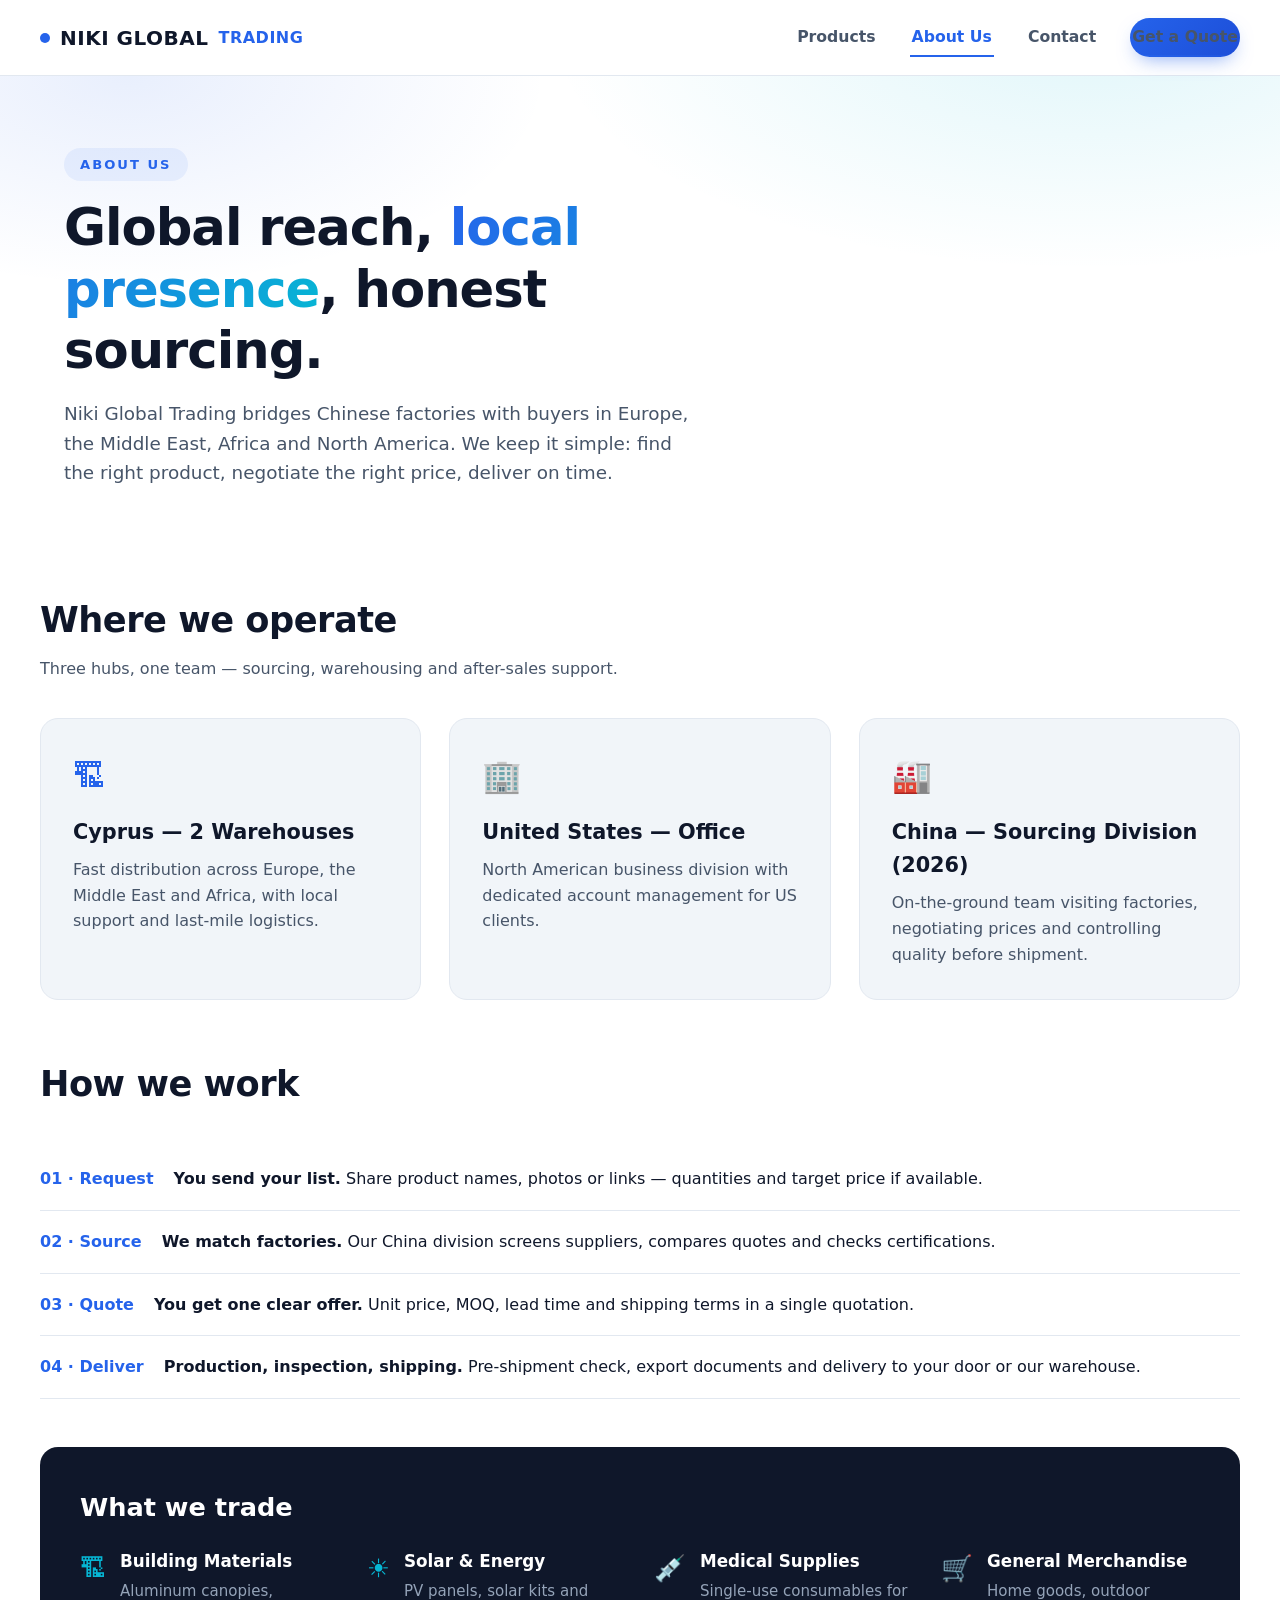
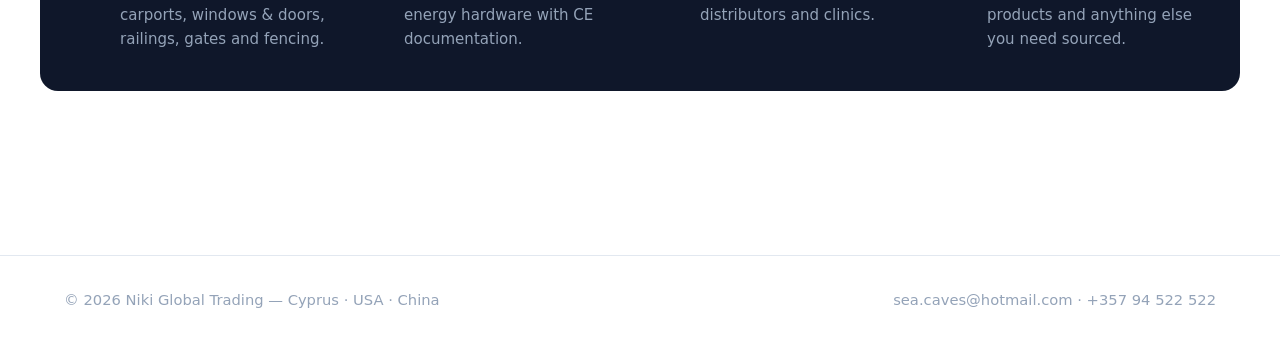
<file: about.html>
<!DOCTYPE html>
<html lang="en">
<head>
  <meta charset="UTF-8">
  <meta name="viewport" content="width=device-width, initial-scale=1.0">
  <title>About Us | Niki Global Trading</title>
  <meta name="description" content="Niki Global Trading connects Chinese manufacturers with buyers worldwide, with warehouses in Cyprus, a USA office and a China division.">
  <link rel="stylesheet" href="https://miaoda.feishu.cn/fonts/css2?family=Inter:wght@400;600;700;800&display=swap">
  <link rel="stylesheet" href="css/style.css">
</head>
<body>

<header>
  <div class="container nav">
    <a href="index.html" class="brand"><span class="dot"></span><strong>NIKI GLOBAL</strong><span>TRADING</span></a>
    <button class="nav-toggle" id="navToggle" aria-label="Menu">&#9776;</button>
    <nav class="nav-links" id="navLinks">
      <a href="index.html">Products</a>
      <a href="about.html" class="active">About Us</a>
      <a href="contact.html">Contact</a>
      <a href="contact.html" class="btn">Get a Quote</a>
    </nav>
  </div>
</header>

<section class="hero">
  <div class="container">
    <span class="eyebrow">About Us</span>
    <h1>Global reach, <em>local presence</em>, honest sourcing.</h1>
    <p>Niki Global Trading bridges Chinese factories with buyers in Europe, the Middle East, Africa and North America. We keep it simple: find the right product, negotiate the right price, deliver on time.</p>
  </div>
</section>

<main class="container section">
  <div class="section-head">
    <h2>Where we operate</h2>
    <p>Three hubs, one team — sourcing, warehousing and after-sales support.</p>
  </div>

  <div class="about-grid">
    <div class="about-card">
      <div class="ico">&#127959;</div>
      <h3>Cyprus — 2 Warehouses</h3>
      <p>Fast distribution across Europe, the Middle East and Africa, with local support and last-mile logistics.</p>
    </div>
    <div class="about-card">
      <div class="ico">&#127970;</div>
      <h3>United States — Office</h3>
      <p>North American business division with dedicated account management for US clients.</p>
    </div>
    <div class="about-card">
      <div class="ico">&#127981;</div>
      <h3>China — Sourcing Division (2026)</h3>
      <p>On-the-ground team visiting factories, negotiating prices and controlling quality before shipment.</p>
    </div>
  </div>

  <div class="section-head" style="margin-top:56px;">
    <h2>How we work</h2>
  </div>
  <div class="timeline">
    <div class="timeline-item"><div class="year">01 · Request</div><div><strong>You send your list.</strong> Share product names, photos or links — quantities and target price if available.</div></div>
    <div class="timeline-item"><div class="year">02 · Source</div><div><strong>We match factories.</strong> Our China division screens suppliers, compares quotes and checks certifications.</div></div>
    <div class="timeline-item"><div class="year">03 · Quote</div><div><strong>You get one clear offer.</strong> Unit price, MOQ, lead time and shipping terms in a single quotation.</div></div>
    <div class="timeline-item"><div class="year">04 · Deliver</div><div><strong>Production, inspection, shipping.</strong> Pre-shipment check, export documents and delivery to your door or our warehouse.</div></div>
  </div>

  <div class="value-strip" style="margin-top:48px;">
    <h3>What we trade</h3>
    <div class="value-grid">
      <div class="value-item"><div class="ico">&#127959;</div><div><h4>Building Materials</h4><p>Aluminum canopies, carports, windows &amp; doors, railings, gates and fencing.</p></div></div>
      <div class="value-item"><div class="ico">&#9728;</div><div><h4>Solar &amp; Energy</h4><p>PV panels, solar kits and energy hardware with CE documentation.</p></div></div>
      <div class="value-item"><div class="ico">&#128137;</div><div><h4>Medical Supplies</h4><p>Single-use consumables for distributors and clinics.</p></div></div>
      <div class="value-item"><div class="ico">&#128722;</div><div><h4>General Merchandise</h4><p>Home goods, outdoor products and anything else you need sourced.</p></div></div>
    </div>
  </div>
</main>

<footer>
  <div class="container footer-inner">
    <div>© 2026 Niki Global Trading — Cyprus · USA · China</div>
    <div>sea.caves@hotmail.com · +357 94 522 522</div>
  </div>
</footer>

<script>
  document.getElementById('navToggle').addEventListener('click', function () {
    document.getElementById('navLinks').classList.toggle('open');
  });
</script>
</body>
</html>
</file>
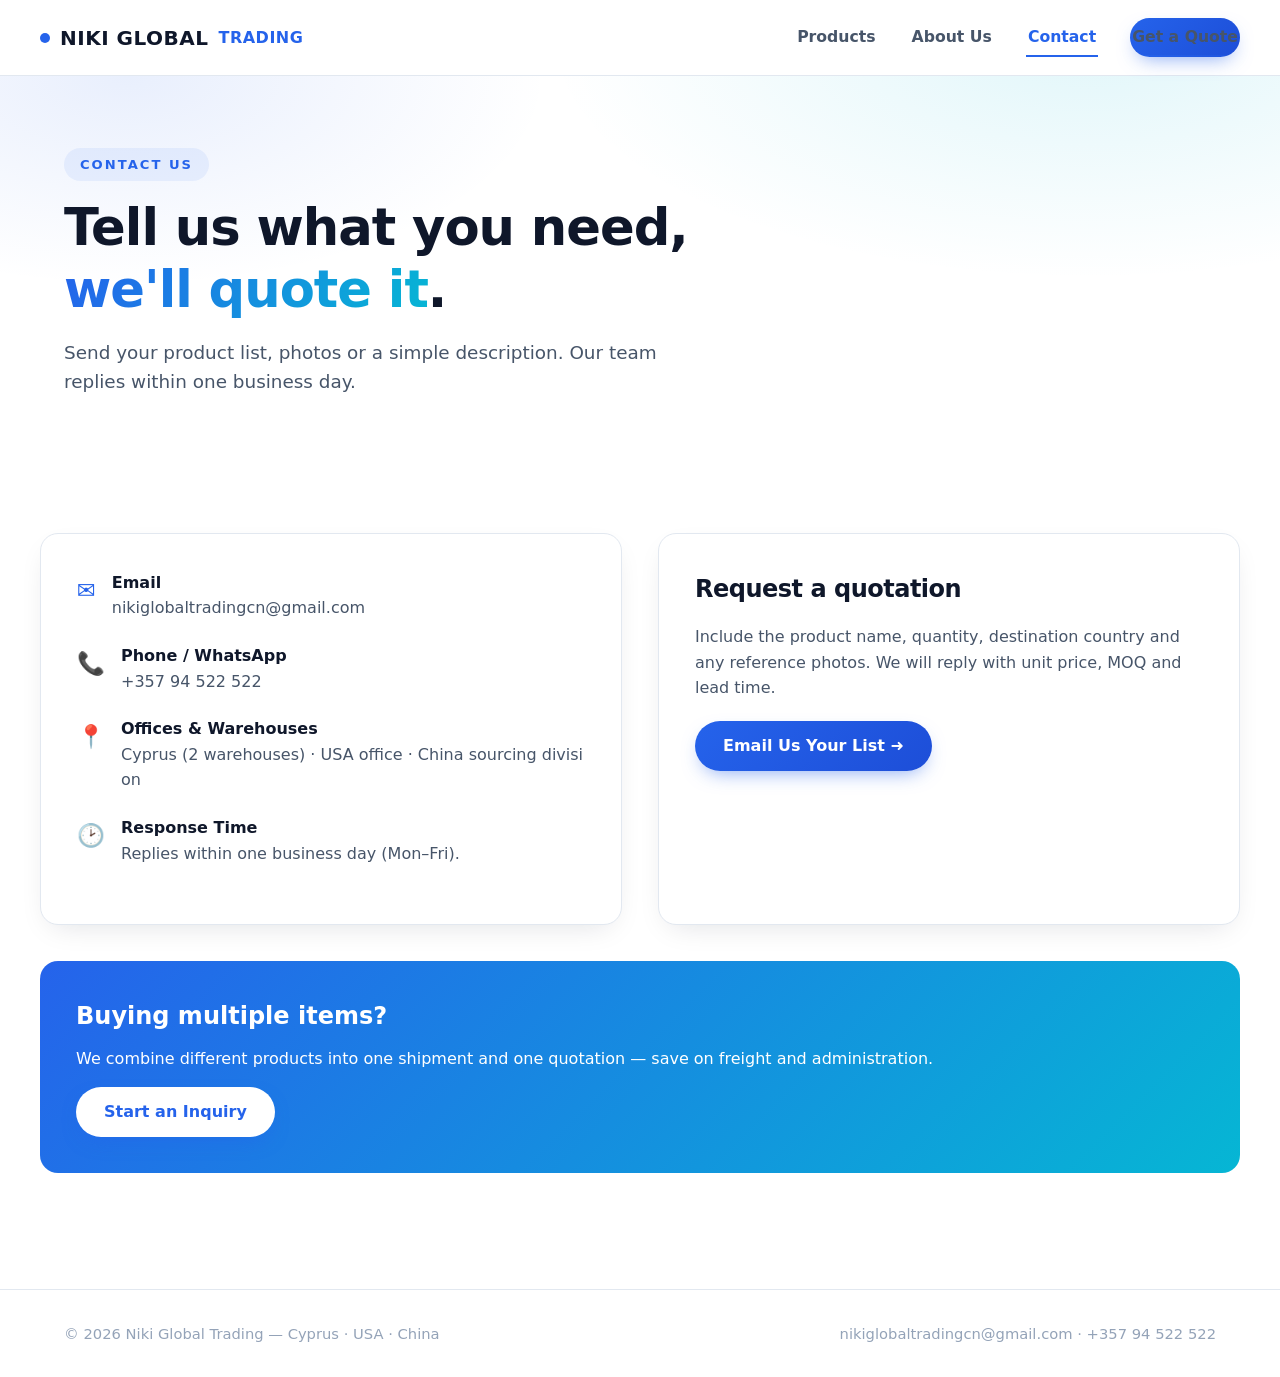
<file: contact.html>
<!DOCTYPE html>
<html lang="en">
<head>
  <meta charset="UTF-8">
  <meta name="viewport" content="width=device-width, initial-scale=1.0">
  <title>Contact Us | Niki Global Trading</title>
 <meta name="description" content="Contact Niki Global Trading for a quotation: email nikiglobaltradingcn@gmail.com, phone +357 94 522 522. Cyprus · USA · China.">
  <link rel="stylesheet" href="https://miaoda.feishu.cn/fonts/css2?family=Inter:wght@400;600;700;800&display=swap">
  <link rel="stylesheet" href="css/style.css">
</head>
<body>

<header>
  <div class="container nav">
    <a href="index.html" class="brand"><span class="dot"></span><strong>NIKI GLOBAL</strong><span>TRADING</span></a>
    <button class="nav-toggle" id="navToggle" aria-label="Menu">&#9776;</button>
    <nav class="nav-links" id="navLinks">
      <a href="index.html">Products</a>
      <a href="about.html">About Us</a>
      <a href="contact.html" class="active">Contact</a>
      <a href="contact.html" class="btn">Get a Quote</a>
    </nav>
  </div>
</header>

<section class="hero">
  <div class="container">
    <span class="eyebrow">Contact Us</span>
    <h1>Tell us what you need, <em>we'll quote it</em>.</h1>
    <p>Send your product list, photos or a simple description. Our team replies within one business day.</p>
  </div>
</section>

<main class="container section">
  <div class="contact-wrap">
    <div class="contact-card">
      <div class="contact-item">
        <div class="ico">&#9993;</div>
        <div><h4>Email</h4><a href="mailto:nikiglobaltradingcn@gmail.com">nikiglobaltradingcn@gmail.com</a></div>
      </div>
      <div class="contact-item">
        <div class="ico">&#128222;</div>
        <div><h4>Phone / WhatsApp</h4><a href="tel:+35794522522">+357 94 522 522</a></div>
      </div>
      <div class="contact-item">
        <div class="ico">&#128205;</div>
        <div><h4>Offices &amp; Warehouses</h4><span>Cyprus (2 warehouses) · USA office · China sourcing division</span></div>
      </div>
      <div class="contact-item">
        <div class="ico">&#128337;</div>
        <div><h4>Response Time</h4><span>Replies within one business day (Mon–Fri).</span></div>
      </div>
    </div>

    <div class="contact-card">
      <div class="section-head" style="margin-bottom:16px;"><h2 style="font-size:1.5rem;">Request a quotation</h2></div>
      <p style="color:var(--ink-soft); margin-bottom:20px;">Include the product name, quantity, destination country and any reference photos. We will reply with unit price, MOQ and lead time.</p>
      <a href="mailto:nikiglobaltradingcn@gmail.com?subject=Quotation%20Request%20-%20Niki%20Global%20Trading" class="btn">Email Us Your List &#10140;</a>
    </div>
  </div>

  <div class="contact-note">
    <h3>Buying multiple items?</h3>
    <p>We combine different products into one shipment and one quotation — save on freight and administration.</p>
    <a href="mailto:nikiglobaltradingcn@gmail.com?subject=Mixed%20Container%20Inquiry" class="btn">Start an Inquiry</a>
  </div>
</main>

<footer>
  <div class="container footer-inner">
    <div>© 2026 Niki Global Trading — Cyprus · USA · China</div>
    <div><a href="mailto:nikiglobaltradingcn@gmail.com">nikiglobaltradingcn@gmail.com</a> · +357 94 522 522</div>
  </div>
</footer>

<script>
  document.getElementById('navToggle').addEventListener('click', function () {
    document.getElementById('navLinks').classList.toggle('open');
  });
</script>
</body>
</html>
</file>
<file: css/style.css>
/* ============================================================
   Niki Global Trading — shared stylesheet
   Modern B2B / clean / tech vibe. Light base, electric blue accent.
   ============================================================ */

:root {
  --blue: #2563eb;
  --blue-dark: #1d4ed8;
  --cyan: #06b6d4;
  --ink: #0f172a;
  --ink-soft: #475569;
  --ink-light: #94a3b8;
  --bg: #ffffff;
  --bg-soft: #f1f5f9;
  --line: #e2e8f0;
  --radius: 18px;
  --shadow: 0 10px 30px -12px rgba(15, 23, 42, .15);
  --shadow-hover: 0 22px 45px -18px rgba(37, 99, 235, .35);
}

* { margin: 0; padding: 0; box-sizing: border-box; }

html { scroll-behavior: smooth; }

body {
  font-family: 'Inter', 'Segoe UI', Roboto, system-ui, -apple-system, sans-serif;
  color: var(--ink);
  background: var(--bg);
  line-height: 1.6;
  -webkit-font-smoothing: antialiased;
}

.container { max-width: 1200px; margin: 0 auto; padding: 0 24px; }

a { color: inherit; text-decoration: none; }
img { display: block; max-width: 100%; }

/* ============ Header / Nav ============ */
header {
  position: sticky; top: 0; z-index: 100;
  background: rgba(255, 255, 255, .85);
  backdrop-filter: blur(12px);
  border-bottom: 1px solid var(--line);
}
.nav {
  display: flex; align-items: center; justify-content: space-between;
  padding: 18px 0; gap: 20px;
}
.brand { display: flex; align-items: baseline; gap: 10px; font-weight: 800; letter-spacing: .5px; }
.brand .dot { width: 10px; height: 10px; border-radius: 50%; background: linear-gradient(135deg, var(--blue), var(--cyan)); align-self: center; }
.brand strong { font-size: 1.25rem; }
.brand span { color: var(--blue); }
.nav-links { display: flex; gap: 32px; align-items: center; }
.nav-links a {
  font-weight: 600; color: var(--ink-soft); font-size: .98rem;
  padding: 6px 2px; border-bottom: 2px solid transparent; transition: .2s;
}
.nav-links a:hover, .nav-links a.active { color: var(--blue); border-bottom-color: var(--blue); }
.btn {
  display: inline-block; background: linear-gradient(135deg, var(--blue), var(--blue-dark));
  color: #fff; font-weight: 700; padding: 12px 28px; border-radius: 999px;
  transition: .25s; box-shadow: 0 8px 20px -8px rgba(37, 99, 235, .6); border: none; cursor: pointer;
}
.btn:hover { transform: translateY(-2px); box-shadow: 0 14px 28px -10px rgba(37, 99, 235, .7); }
.btn-ghost {
  background: transparent; color: var(--blue); border: 2px solid var(--blue); box-shadow: none;
}
.btn-ghost:hover { background: rgba(37, 99, 235, .08); }
.nav-toggle { display: none; background: none; border: none; font-size: 1.6rem; color: var(--ink); cursor: pointer; }

/* ============ Hero (compact, since there is no Home page) ============ */
.hero {
  padding: 72px 0 48px;
  background:
    radial-gradient(900px 400px at 85% -10%, rgba(6, 182, 212, .12), transparent 60%),
    radial-gradient(700px 350px at 10% 0%, rgba(37, 99, 235, .10), transparent 60%),
    var(--bg);
}
.hero .eyebrow {
  display: inline-block; font-size: .82rem; font-weight: 700; letter-spacing: 2px;
  text-transform: uppercase; color: var(--blue); margin-bottom: 16px;
  padding: 6px 16px; background: rgba(37, 99, 235, .08); border-radius: 999px;
}
.hero h1 { font-size: clamp(2rem, 4.5vw, 3.2rem); font-weight: 800; line-height: 1.2; letter-spacing: -1px; max-width: 720px; }
.hero h1 em { font-style: normal; background: linear-gradient(120deg, var(--blue), var(--cyan)); -webkit-background-clip: text; background-clip: text; color: transparent; }
.hero p { font-size: 1.15rem; color: var(--ink-soft); max-width: 640px; margin-top: 18px; }
.hero-cta { margin-top: 28px; display: flex; gap: 14px; flex-wrap: wrap; }

/* ============ Section titles ============ */
.section { padding: 56px 0; }
.section-head { margin-bottom: 36px; }
.section-head h2 { font-size: clamp(1.6rem, 3vw, 2.2rem); font-weight: 800; letter-spacing: -.5px; }
.section-head p { color: var(--ink-soft); margin-top: 8px; max-width: 620px; }

/* ============ Product filter ============ */
.filter-bar { display: flex; flex-wrap: wrap; gap: 10px; margin: 24px 0 36px; }
.filter-btn {
  padding: 9px 20px; border-radius: 999px; border: 1px solid var(--line);
  background: #fff; color: var(--ink-soft); font-weight: 600; font-size: .92rem;
  cursor: pointer; transition: .2s; font-family: inherit;
}
.filter-btn:hover { border-color: var(--blue); color: var(--blue); }
.filter-btn.active { background: var(--ink); color: #fff; border-color: var(--ink); }

/* ============ Product grid & cards ============ */
.product-grid {
  display: grid; grid-template-columns: repeat(auto-fill, minmax(280px, 1fr)); gap: 28px;
}
.product-card {
  background: #fff; border: 1px solid var(--line); border-radius: var(--radius);
  overflow: hidden; transition: .28s; box-shadow: var(--shadow); display: flex; flex-direction: column;
}
.product-card:hover { transform: translateY(-6px); box-shadow: var(--shadow-hover); border-color: rgba(37, 99, 235, .35); }
.product-media {
  height: 200px; background: linear-gradient(135deg, #e0e7ff, #cffafe);
  position: relative; overflow: hidden;
}
.product-media img { width: 100%; height: 100%; object-fit: cover; }
.product-body { padding: 22px; display: flex; flex-direction: column; flex: 1; }
.product-tag {
  align-self: flex-start; font-size: .75rem; font-weight: 700; letter-spacing: 1px;
  text-transform: uppercase; color: var(--blue); background: rgba(37, 99, 235, .08);
  padding: 5px 12px; border-radius: 999px; margin-bottom: 12px;
}
.product-body h3 { font-size: 1.25rem; font-weight: 700; margin-bottom: 8px; }
.product-body p { color: var(--ink-soft); font-size: .96rem; flex: 1; }
.product-body .inquire { margin-top: 16px; font-weight: 700; color: var(--blue); font-size: .95rem; }
.product-body .inquire:hover { text-decoration: underline; }

/* ============ Feature / value strip ============ */
.value-strip { background: var(--ink); color: #e2e8f0; border-radius: var(--radius); padding: 40px; margin: 48px 0; }
.value-strip h3 { color: #fff; font-size: 1.6rem; margin-bottom: 20px; }
.value-grid { display: grid; grid-template-columns: repeat(auto-fit, minmax(220px, 1fr)); gap: 28px; }
.value-item { display: flex; gap: 14px; }
.value-item .ico { font-size: 1.6rem; color: var(--cyan); }
.value-item h4 { color: #fff; font-size: 1.05rem; margin-bottom: 4px; }
.value-item p { color: #94a3b8; font-size: .94rem; }

/* ============ About page ============ */
.about-grid { display: grid; grid-template-columns: repeat(auto-fit, minmax(280px, 1fr)); gap: 28px; margin-top: 32px; }
.about-card { background: var(--bg-soft); border-radius: var(--radius); padding: 32px; border: 1px solid var(--line); }
.about-card .ico { font-size: 2rem; color: var(--blue); margin-bottom: 14px; }
.about-card h3 { font-size: 1.3rem; margin-bottom: 8px; }
.about-card p { color: var(--ink-soft); }
.timeline { margin-top: 24px; }
.timeline-item { display: flex; gap: 20px; padding: 18px 0; border-bottom: 1px solid var(--line); }
.timeline-item .year { font-weight: 800; color: var(--blue); min-width: 90px; }

/* ============ Contact page ============ */
.contact-wrap { display: grid; grid-template-columns: 1fr 1fr; gap: 36px; margin-top: 32px; }
.contact-card { background: #fff; border: 1px solid var(--line); border-radius: var(--radius); padding: 36px; box-shadow: var(--shadow); }
.contact-item { display: flex; gap: 16px; align-items: flex-start; margin-bottom: 22px; }
.contact-item .ico { font-size: 1.4rem; color: var(--blue); margin-top: 3px; }
.contact-item h4 { font-size: 1rem; }
.contact-item a, .contact-item span { color: var(--ink-soft); word-break: break-all; }
.contact-item a:hover { color: var(--blue); }
.contact-note { background: linear-gradient(135deg, var(--blue), var(--cyan)); color: #fff; border-radius: var(--radius); padding: 36px; margin-top: 36px; }
.contact-note h3 { font-size: 1.5rem; margin-bottom: 10px; }
.contact-note .btn { background: #fff; color: var(--blue); margin-top: 16px; }

/* ============ Footer ============ */
footer { border-top: 1px solid var(--line); margin-top: 60px; padding: 32px 0; color: var(--ink-light); font-size: .92rem; }
.footer-inner { display: flex; justify-content: space-between; flex-wrap: wrap; gap: 12px; }

/* ============ Responsive ============ */
@media (max-width: 820px) {
  .nav-links {
    display: none; position: absolute; top: 100%; left: 0; right: 0;
    background: #fff; flex-direction: column; padding: 20px 24px; gap: 18px;
    border-bottom: 1px solid var(--line); box-shadow: var(--shadow);
  }
  .nav-links.open { display: flex; }
  .nav-toggle { display: block; }
  .contact-wrap { grid-template-columns: 1fr; }
  .hero { padding: 48px 0 32px; }
  .value-strip { padding: 28px; }
}
.hero-row {
  display: grid;
  grid-template-columns: 1fr 1fr;
  gap: 40px;
  align-items: center;
}
.hero-img img {
  width: 100%;
  border-radius: 16px;
  object-fit: cover;
}
/* 手机端自动变成上下排列 */
@media(max-width:768px){
  .hero-row {
    grid-template-columns: 1fr;
  }
  .hero-img {
    margin-top:24px;
  }
}
.brand {
  display: flex;
  align-items: center;
  gap: 10px;
  text-decoration: none;
}
.brand-text {
  font-size: 30px;
  font-weight: 800;
  color: #121826;
  letter-spacing: 1px;
}
.brand .dot {
  width: 10px;
  height: 10px;
  background: #2563eb;
  border-radius: 50%;
  display: inline-block;
}
</file>
